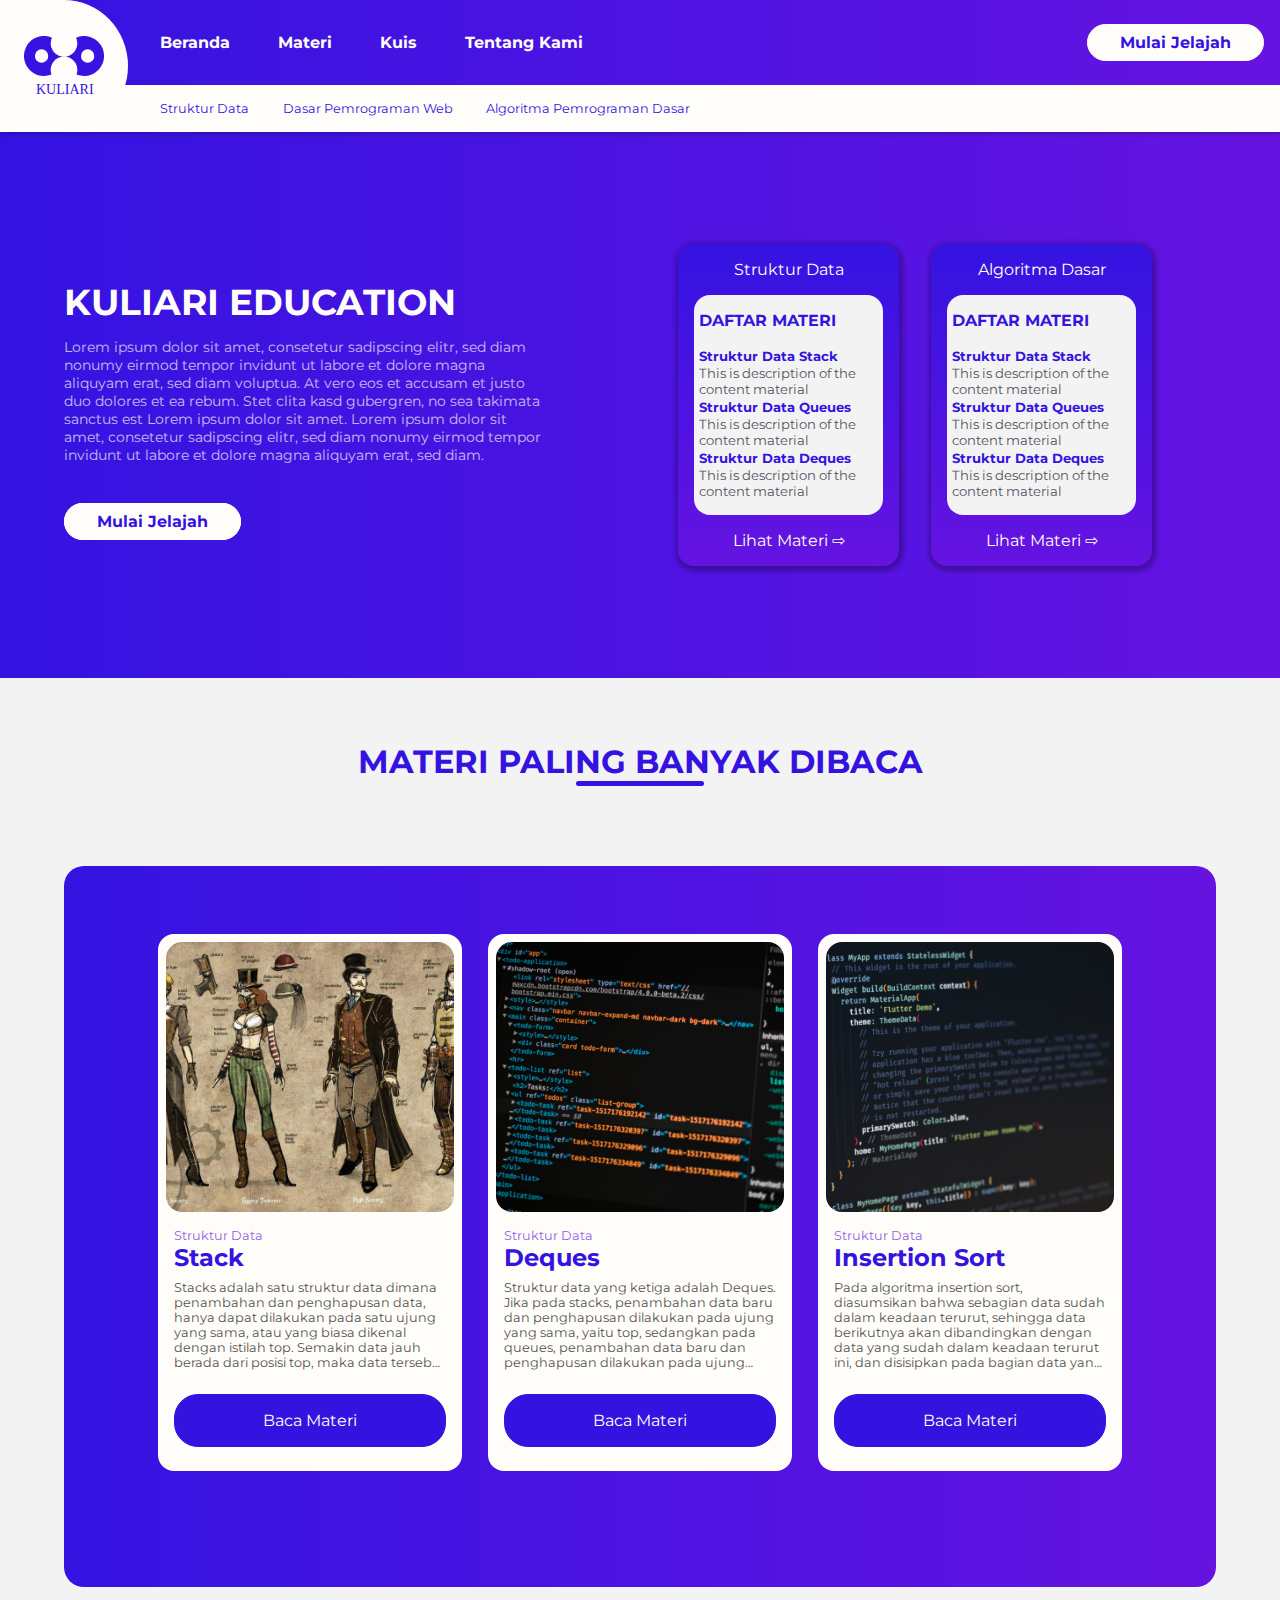
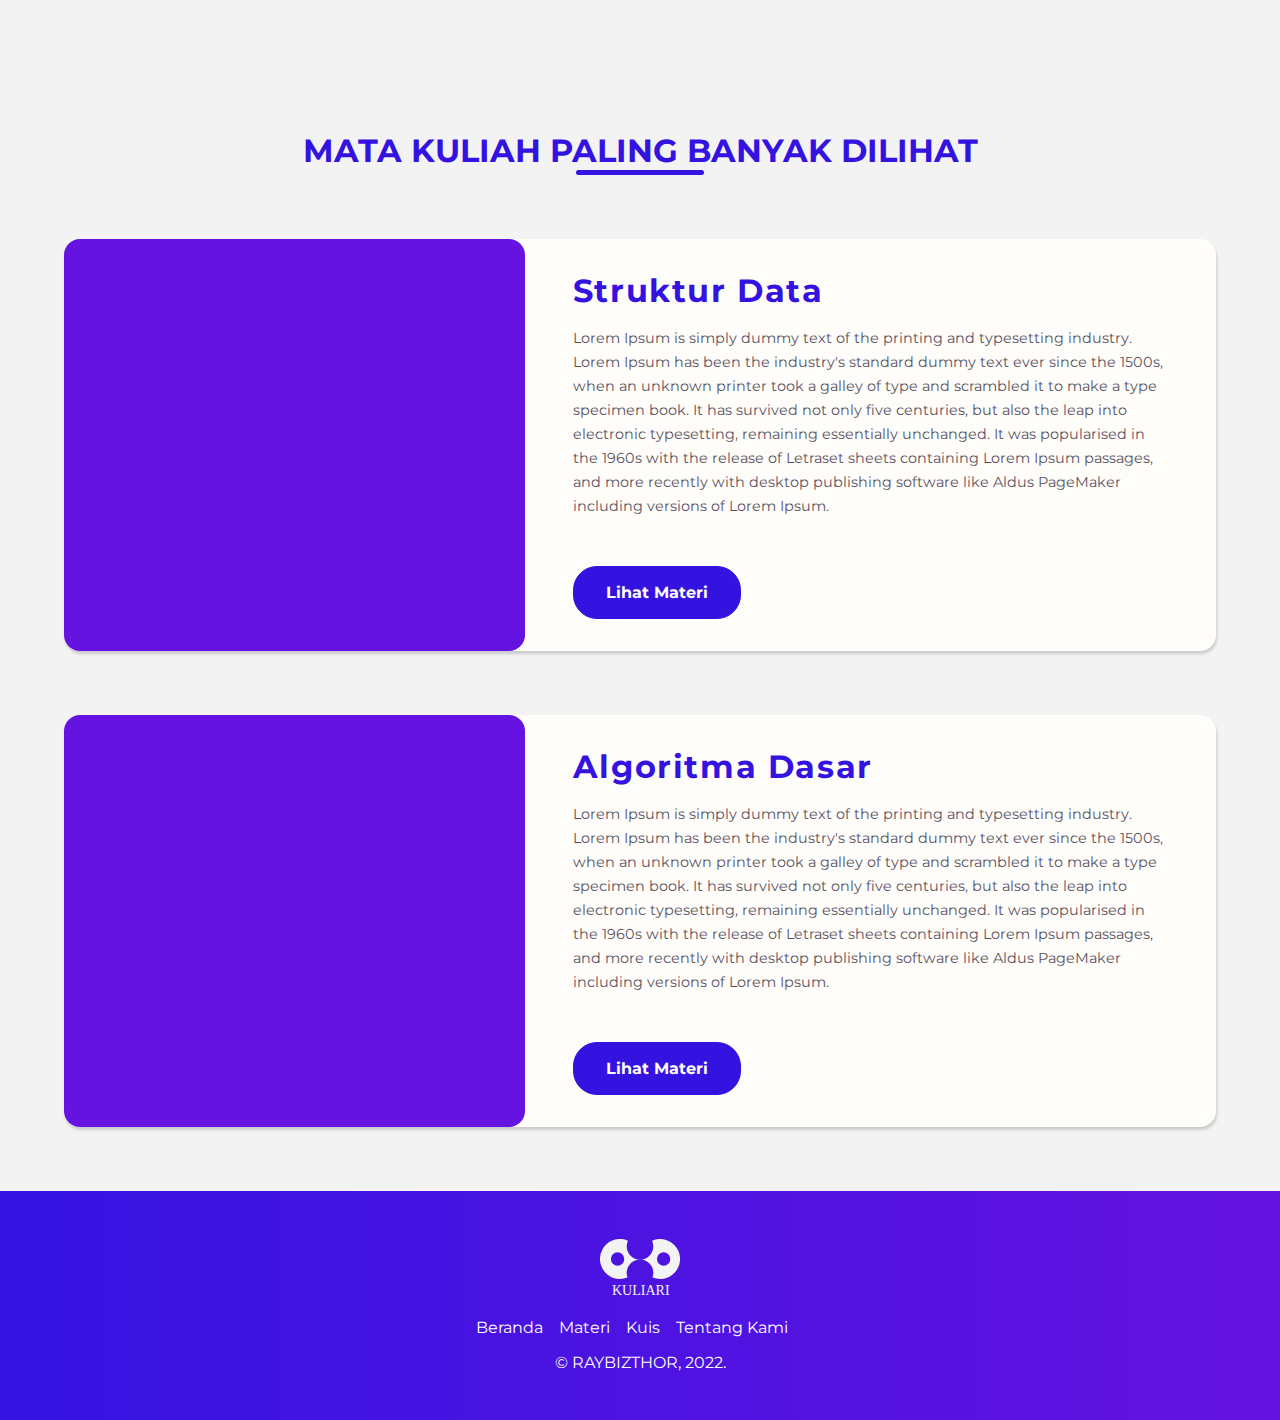
<file: app/index.html>
<!DOCTYPE html>
<html lang="en">

<head>
    <meta charset="UTF-8">
    <meta http-equiv="X-UA-Compatible" content="IE=edge">
    <meta name="viewport" content="width=device-width, initial-scale=1.0">

    <link rel="icon" href="../assets/images/logo-round.ico" type="image/x-icon">
    <link rel="stylesheet" href="../assets/style/base.css">
    <link rel="stylesheet" href="../assets/style/index.css">

    <title>Halaman Beranda</title>
</head>

<body>
    <div id="onload-page">
        <img src="../assets/images/logo-round.svg" alt="Logo">
    </div>
    <!-- ===================== CONTAINER ===================== -->
    <div id="container" class="container light-mode text-montserrat">

        <!-- ===================== HEADER ===================== -->
        <section id="header"></section>
        <!-- ===================== END HEADER ===================== -->

        <!-- ===================== CONTENT ===================== -->
        <section id="content">


            <!-- ===================== CONTENT HEADLINE ===================== -->
            <div class="content-headline bg-gradient-color">

                <!-- ===================== KULIARI DESCRIPTION ===================== -->
                <div class="content-description">
                    <div class="headline-title text-light-color text-bold">KULIARI EDUCATION</div>
                    <p class="headline-description text-light-color opacity70">
                        Lorem ipsum dolor sit amet, consetetur sadipscing elitr, sed diam nonumy eirmod tempor invidunt
                        ut labore et dolore magna aliquyam erat, sed diam voluptua.
                        At vero eos et accusam et justo duo dolores et ea rebum. Stet clita kasd gubergren, no sea
                        takimata sanctus est Lorem ipsum dolor sit amet.
                        Lorem ipsum dolor sit amet, consetetur sadipscing elitr, sed diam nonumy eirmod tempor invidunt
                        ut labore et dolore magna aliquyam erat, sed diam.
                    </p>
                    <div class="headline-button">
                        <a href="mata-kuliah.html?menu=materi" class="button-light-bg text-nodecoration text-bold">Mulai
                            Jelajah</a>
                    </div>
                </div>
                <!-- ===================== END KULIARI DESCRIPTION ===================== -->



                <!-- ===================== MATERIAL RECOMMENDATION ===================== -->
                <div class="content-material-container">
                    <div class="content-material">

                        <div class="card-recommendation">
                            <span class="card-recommendation-heading" align="center">Struktur Data</span>
                            <div class="card-recommendation-content">
                                <div class="card-recommendation-title text-primary-color text-bold">DAFTAR MATERI</div>
                                <ul class="no-bullet">
                                    <li>
                                        <span class="card-recommendation-content-title">Struktur Data Stack</span>
                                        <p class="card-recommendation-description">This is description of the content
                                            material</p>
                                    </li>
                                    <li>
                                        <span class="card-recommendation-content-title">Struktur Data Queues</span>
                                        <p class="card-recommendation-description">This is description of the content
                                            material</p>
                                    </li>
                                    <li>
                                        <span class="card-recommendation-content-title">Struktur Data Deques</span>
                                        <p class="card-recommendation-description">This is description of the content
                                            material</p>
                                    </li>
                                </ul>
                            </div>
                            <a class="direct-material display-inline-block text-light-color"
                                href="materi.html?menu=materi&mata-kuliah=struktur-data" align="center">Lihat Materi
                                &#x21E8;</a>
                        </div>



                        <div class="card-recommendation">
                            <span class="card-recommendation-heading" align="center">Algoritma Dasar</span>
                            <div class="card-recommendation-content">
                                <div class="card-recommendation-title text-primary-color text-bold">DAFTAR MATERI</div>
                                <ul class="no-bullet">
                                    <li>
                                        <span class="card-recommendation-content-title">Struktur Data Stack</span>
                                        <p class="card-recommendation-description">This is description of the content
                                            material</p>
                                    </li>
                                    <li>
                                        <span class="card-recommendation-content-title">Struktur Data Queues</span>
                                        <p class="card-recommendation-description">This is description of the content
                                            material</p>
                                    </li>
                                    <li>
                                        <span class="card-recommendation-content-title">Struktur Data Deques</span>
                                        <p class="card-recommendation-description">This is description of the content
                                            material</p>
                                    </li>
                                </ul>
                            </div>
                            <a class="direct-material display-inline-block text-light-color"
                                href="materi.html?menu=materi&mata-kuliah=algoritma-dasar" align="center">Lihat Materi
                                &#x21E8;</a>
                        </div>


                    </div>
                </div>
                <!-- ===================== END MATERIAL RECOMMENDATION ===================== -->

            </div>
            <!-- ===================== END CONTENT HEADLINE ===================== -->



            <!-- ===================== DAFTAR MATERI PALING BANYAK DIBACA ===================== -->
            <div class="list-material mb-4">
                <span class="title-info title-info-primary mt-4" align="center">MATERI PALING BANYAK DIBACA</span>

                <div class="content-container">
                    <div class="content-material corner-round bg-gradient-color">
                        <div id="list-materi" class="content-list-material">

                            <div class="card-material">
                                <div class="container-card-material">
                                    <div class="card-material-cover">
                                        <div class="card-material-image"
                                            style="background:url('../assets/images/materi/struktur-data_struktur-data-stack_cover.jpg') no-repeat center;background-size:cover;">
                                        </div>
                                    </div>

                                    <div class="card-material-info">
                                        <span class="card-material-subject">Struktur Data</span>
                                        <span class="card-material-title">Stack</span>
                                        <p class="card-material-description">Stacks adalah satu struktur data dimana
                                            penambahan dan penghapusan data, hanya dapat dilakukan pada satu ujung yang
                                            sama, atau yang biasa dikenal dengan istilah top. Semakin data jauh berada
                                            dari posisi top, maka data tersebut diindikasikan berada di stack lebih lama
                                            dibandingkan dengan data yang berada dekat pada data di posisi top.
                                        </p>
                                        <a href="baca-materi.html?menu=materi&amp;mata-kuliah=struktur-data&amp;materi=0"
                                            class="card-material-button display-inline-block text-nodecoration">
                                            <div class="button-primary-bg">Baca Materi</div>
                                        </a>
                                    </div>
                                </div>
                            </div>

                            <div class="card-material">
                                <div class="container-card-material">
                                    <div class="card-material-cover">
                                        <div class="card-material-image"
                                            style="background:url('../assets/images/materi/struktur-data_struktur-data-deques_cover.jpg') no-repeat center;background-size:cover;">
                                        </div>
                                    </div>

                                    <div class="card-material-info">
                                        <span class="card-material-subject">Struktur Data</span>
                                        <span class="card-material-title">Deques</span>
                                        <p class="card-material-description">Struktur data yang ketiga adalah Deques.
                                            Jika pada stacks, penambahan data baru dan penghapusan dilakukan pada ujung
                                            yang sama, yaitu top, sedangkan pada queues, penambahan data baru dan
                                            penghapusan dilakukan pada ujung yang berbeda, yaitu rear(penambahan data)
                                            dan front(penghapusan data).
                                        </p>
                                        <a href="baca-materi.html?menu=materi&amp;mata-kuliah=struktur-data&amp;materi=2"
                                            class="card-material-button display-inline-block text-nodecoration">
                                            <div class="button-primary-bg">Baca Materi</div>
                                        </a>
                                    </div>
                                </div>
                            </div>


                            <div class="card-material">
                                <div class="container-card-material">
                                    <div class="card-material-cover">
                                        <div class="card-material-image"
                                            style="background:url('../assets/images/materi/struktur-data_struktur-data-insertionsort_cover.jpg') no-repeat center;background-size:cover;">
                                        </div>
                                    </div>

                                    <div class="card-material-info">
                                        <span class="card-material-subject">Struktur Data</span>
                                        <span class="card-material-title">Insertion Sort</span>
                                        <p class="card-material-description">Pada algoritma insertion sort, diasumsikan
                                            bahwa sebagian data sudah dalam keadaan terurut, sehingga data berikutnya
                                            akan dibandingkan dengan data yang sudah dalam keadaan terurut ini, dan
                                            disisipkan pada bagian data yang sudah terurut tersebut. Dengan konsep
                                            seperti ini, posisi sebelah kiri dari list data, selalu dalam keadaan
                                            terurut.
                                        </p>
                                        <a href="baca-materi.html?menu=materi&amp;mata-kuliah=struktur-data&amp;materi=6"
                                            class="card-material-button display-inline-block text-nodecoration">
                                            <div class="button-primary-bg">Baca Materi</div>
                                        </a>
                                    </div>
                                </div>
                            </div>

                        </div>
                    </div>
                </div>

            </div>
            <!-- ===================== END DAFTAR MATERI PALING BANYAK DIBACA ===================== -->


            <!-- ===================== DAFTAR MATA KULIAH PALING BANYAK DILIHAT ===================== -->
            <div class="list-subject">
                <span class="title-info title-info-primary mt-4 mb-4" align="center">MATA KULIAH PALING BANYAK
                    DILIHAT</span>
                <div id="list-matkul" class="content-list-subject">


                    <div class="card-horizontal">
                        <div class="card-horizontal-container">
                            <div class="card-horizontal-cover">
                                <div id="card-image" class="card-horizontal-image bg-accent-color"></div>
                            </div>

                            <div class="card-horizontal-info">
                                <span class="card-horizontal-title">
                                    Card Title
                                </span>
                                <p class="card-horizontal-description opacity70">
                                    Description
                                </p>
                                <a href="materi.html?menu=materi&mata-kuliah=struktur-data"
                                    class="text-nodecoration text-bold">
                                    <span class="button-primary-bg display-inline-block"> Lihat Materi</span>
                                </a>
                            </div>
                        </div>
                    </div>

                </div>
            </div>
            <!-- ===================== END DAFTAR MATA KULIAH PALING BANYAK DILIHAT ===================== -->


        </section>
        <!-- ===================== END CONTENT ===================== -->


        <!-- ===================== FOOTER ===================== -->
        <div id="footer"></div>
        <!-- ===================== END FOOTER ===================== -->


        <script type="text/javascript" src="../assets/script/materi.js"></script>
        <script type="text/javascript" src="../assets/script/script.js"></script>
        <script type="text/javascript" src="../assets/script/loadMaterial.js"></script>

    </div>
    <!-- ===================== END CONTAINER ===================== -->

</body>

</html>
</file>
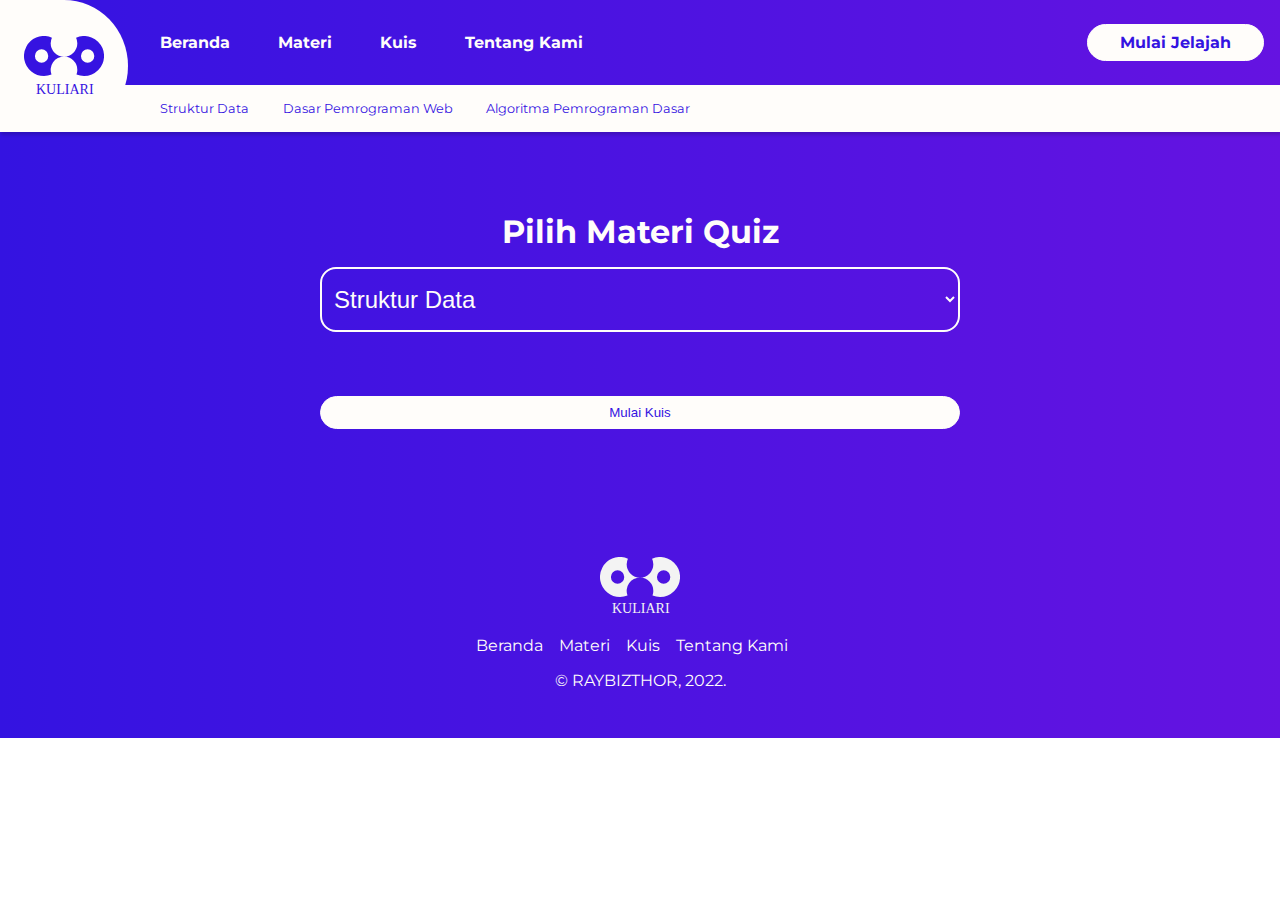
<file: app/kuis.html>
<!DOCTYPE html>
<html lang="en">

<head>
    <meta charset="UTF-8">
    <meta http-equiv="X-UA-Compatible" content="IE=edge">
    <meta name="viewport" content="width=device-width, initial-scale=1.0">

    <link rel="icon" href="../assets/images/logo-round.ico" type="image/x-icon">
    <link rel="stylesheet" href="../assets/style/base.css">

    <title>Halaman Kuis</title>
</head>

<body>
    <div id="onload-page">
        <img src="../assets/images/logo-round.svg" alt="Logo">
    </div>
    <!-- ===================== CONTAINER ===================== -->
    <div id="container" class="container light-mode text-montserrat">

        <!-- ===================== HEADER ===================== -->
        <section id="header"></section>
        <!-- ===================== END HEADER ===================== -->



        <!-- ===================== CONTENT ===================== -->
        <section id="content">

            <!-- ===================== KUIS CONTENT BACKGROUND ===================== -->
            <div class="bg-gradient-color-50">


                <!-- ===================== CARD KUIS ===================== -->
                <div class="kuis-card-container">

                    <!-- ===================== PILIH MATERI QUIZ ===================== -->
                    <div class="choose-subject bg-gradient-color">
                        <div class="choose-subject-container">
                            <h1 class="text-light-color">Pilih Materi Quiz</h1>
                            <select name="mata-kuliah" id="mata-kuliah">
                                <option class="text-primary-color" value="struktur-data">Struktur Data</option>
                                <option class="text-primary-color" value="algoritma-dasar">Algoritma Dasar</option>
                            </select>
                            <button id="mulai-kuis" class="button-light-bg mt-4">Mulai Kuis</button>
                        </div>
                    </div>
                    <!-- ===================== END PILIH MATERI QUIZ ===================== -->


                    <!-- ===================== MULAI QUIZ ===================== -->
                    <div id="kuis-mulai-jawab" class="kuis-card hidden">
                        <div class="container">
                            <div id="question" class="text-primary-color kuis-question">Question</div>

                            <div class="answer-lists" id="quiz">
                                <ul class="no-bullet quiz-section">
                                    <label for="a">
                                        <li class="quiz-answer">
                                            <input type="radio" name="answer" id="a" class="answer" />
                                            <span id="a_text">Answer...</span>
                                        </li>
                                    </label>
                                    <label for="b">
                                        <li class="quiz-answer">
                                            <input type="radio" name="answer" id="b" class="answer" />
                                            <span id="b_text">Answer...</span>
                                        </li>
                                    </label>
                                    <label for="c">
                                        <li class="quiz-answer">
                                            <input type="radio" name="answer" id="c" class="answer" />
                                            <span id="c_text">Answer...</span>
                                        </li>
                                    </label>
                                    <label for="d">
                                        <li class="quiz-answer">
                                            <input type="radio" name="answer" id="d" class="answer" />
                                            <span id="d_text">Answer...</span>
                                        </li>
                                    </label>
                                </ul>
                                <br>
                            </div>

                            <div class="input">
                                <button id="submit" class="button-primary-bg">Selanjutnya</button>
                            </div>
                        </div>
                    </div>
                    <!-- ===================== END MULAI QUIZ ===================== -->

                </div>
                <!-- ===================== END CARD KUIS ===================== -->

            </div>
            <!-- ===================== END KUIS CONTENT BACKGROUND ===================== -->


        </section>
        <!-- ===================== END CONTENT ===================== -->




        <!-- ===================== FOOTER ===================== -->
        <section id="footer"></section>
        <!-- ===================== END FOOTER ===================== -->

        <script type="text/javascript" src="../assets/script/script.js"></script>
        <script type="text/javascript" src="../assets/script/kuis.js"></script>

    </div>
    <!-- ===================== END CONTAINER ===================== -->

</body>

</html>
</file>
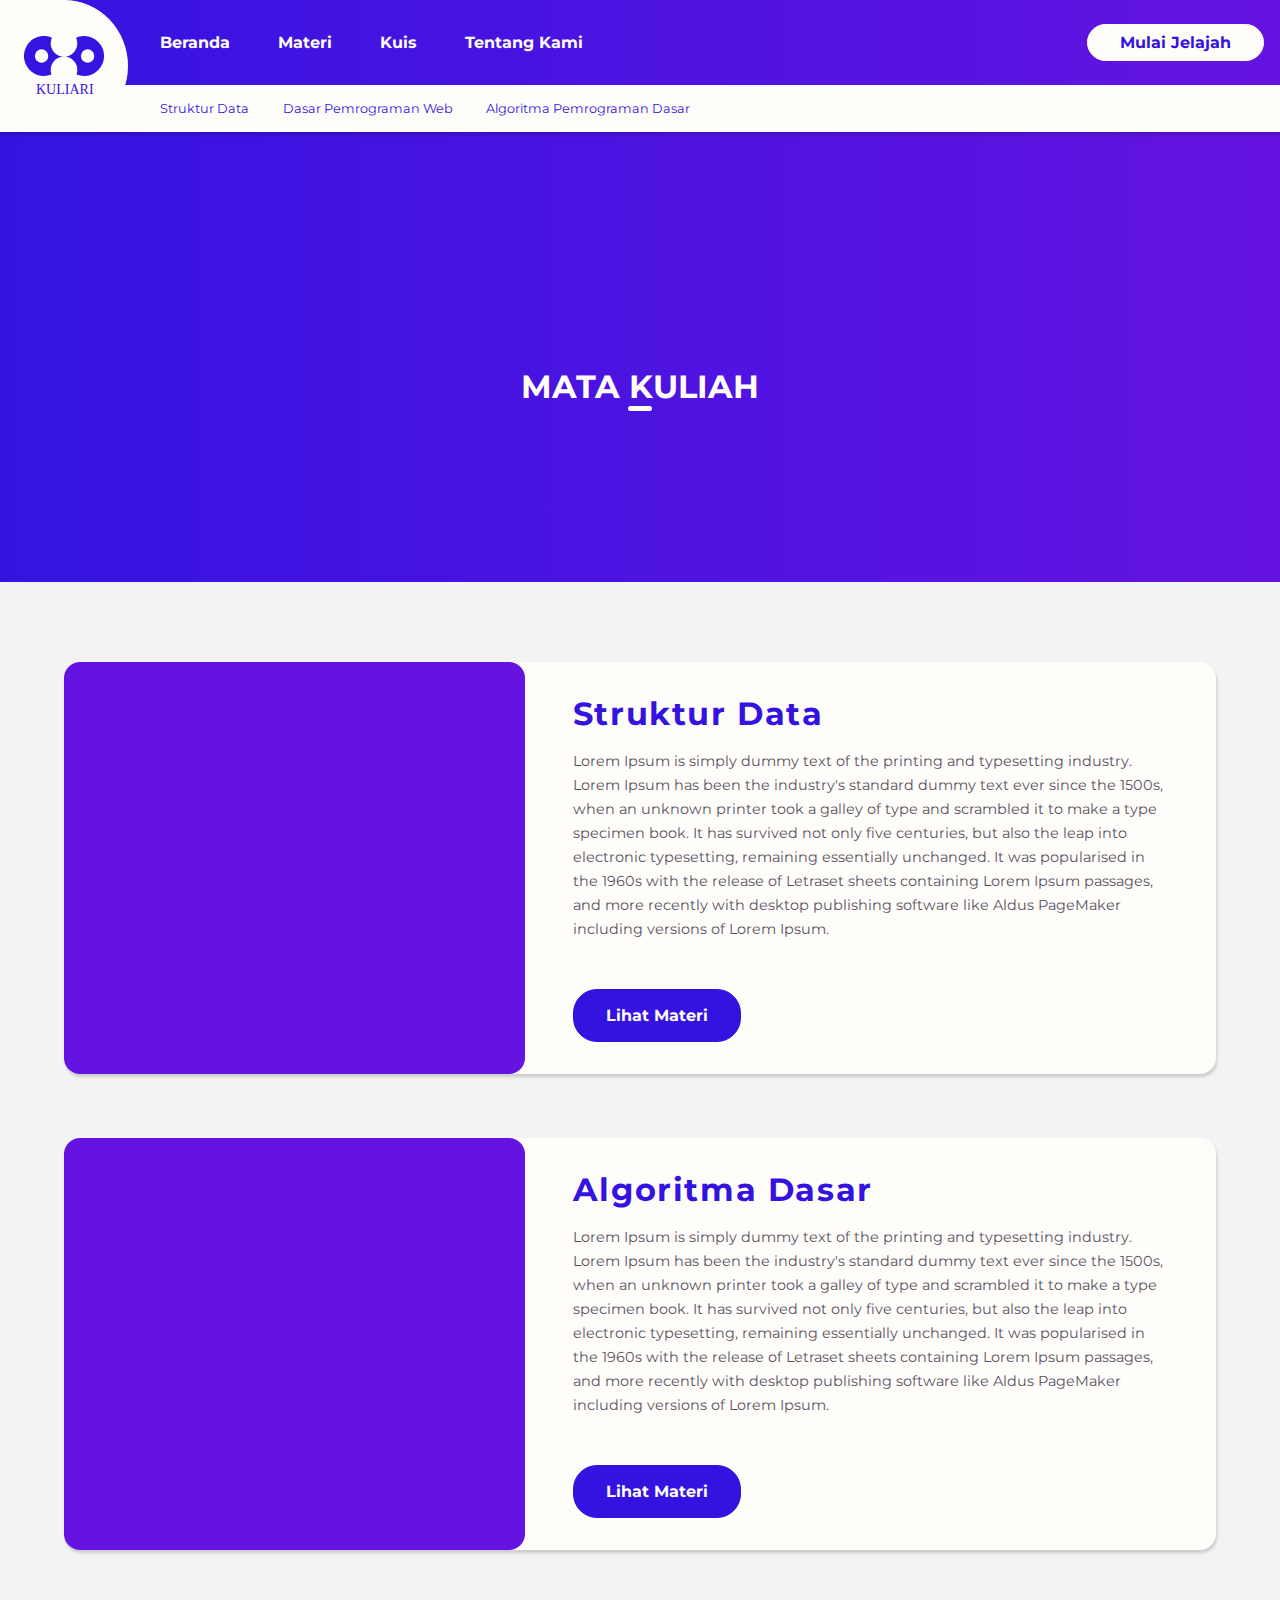
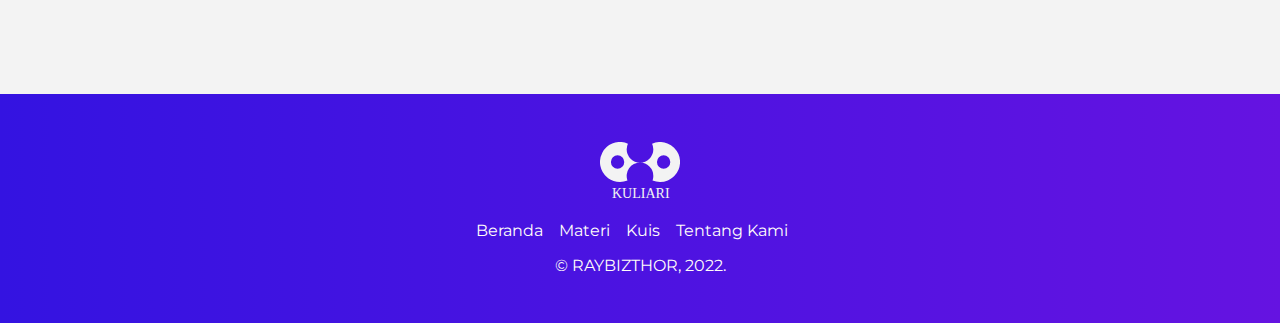
<file: app/mata-kuliah.html>
<!DOCTYPE html>
<html lang="en">

<head>
    <meta charset="UTF-8">
    <meta http-equiv="X-UA-Compatible" content="IE=edge">
    <meta name="viewport" content="width=device-width, initial-scale=1.0">


    <link rel="icon" href="../assets/images/logo-round.ico" type="image/x-icon">
    <link rel="stylesheet" href="../assets/style/base.css">

    <title>Halaman Materi</title>
</head>

<body>
    <div id="onload-page">
        <img src="../assets/images/logo-round.svg" alt="Logo">
    </div>
    <!-- ===================== CONTAINER ===================== -->
    <div id="container" class="container light-mode text-montserrat">

        <!-- ===================== HEADER ===================== -->
        <section id="header"></section>
        <!-- ===================== END HEADER ===================== -->



        <!-- ===================== CONTENT ===================== -->
        <section id="content">

            <!-- ===================== HEADLINE TITLE ===================== -->
            <div class="content-headline center-element">
                <span class="title-info title-info-light mt-4" align="center">MATA KULIAH</span>
            </div>
            <!-- ===================== END HEADLINE TITLE ===================== -->


            <!-- ===================== LIST MATA KULIAH ===================== -->
            <div class="content-container">

                <div id="list-matkul" class="content-list-subject">
                    <span class="title-info"></span>
                    <div class="card-horizontal">
                        <div class="card-horizontal-container">

                            <div class="card-horizontal-cover">
                                <div id="card-image" class="card-horizontal-image bg-accent-color"></div>
                            </div>

                            <div class="card-horizontal-info">
                                <span class="card-horizontal-title">
                                    Struktur Data
                                </span>
                                <p class="card-horizontal-description opacity70">
                                    Lorem Ipsum is simply dummy text of the printing and typesetting industry. Lorem
                                    Ipsum
                                    has been the industry's standard dummy text ever since the 1500s, when an unknown
                                    printer took a galley of type and scrambled it to make a type specimen book. It has
                                    survived not only five centuries, but also the leap into electronic typesetting,
                                    remaining essentially unchanged. It was popularised in the 1960s with the release of
                                    Letraset sheets containing Lorem Ipsum passages, and more recently with desktop
                                    publishing software like Aldus PageMaker including versions of Lorem Ipsum.
                                </p>
                                <a href="materi.html?menu=materi&mata-kuliah=struktur-data"
                                    class="text-nodecoration text-bold">
                                    <span class="button-primary-bg display-inline-block"> Lihat Materi</span>

                                </a>
                            </div>

                        </div>
                    </div>


                </div>
            </div>
            <!-- ===================== END LIST MATA KULIAH ===================== -->

        </section>
        <!-- ===================== END CONTENT ===================== -->




        <!-- ===================== FOOTER ===================== -->
        <section id="footer"></section>
        <!-- ===================== END FOOTER ===================== -->

        <script type="text/javascript" src="../assets/script/materi.js"></script>
        <script type="text/javascript" src="../assets/script/script.js"></script>
        <script type="text/javascript" src="../assets/script/loadMaterial.js"></script>

    </div>
    <!-- ===================== END CONTAINER ===================== -->

</body>

</html>
</file>
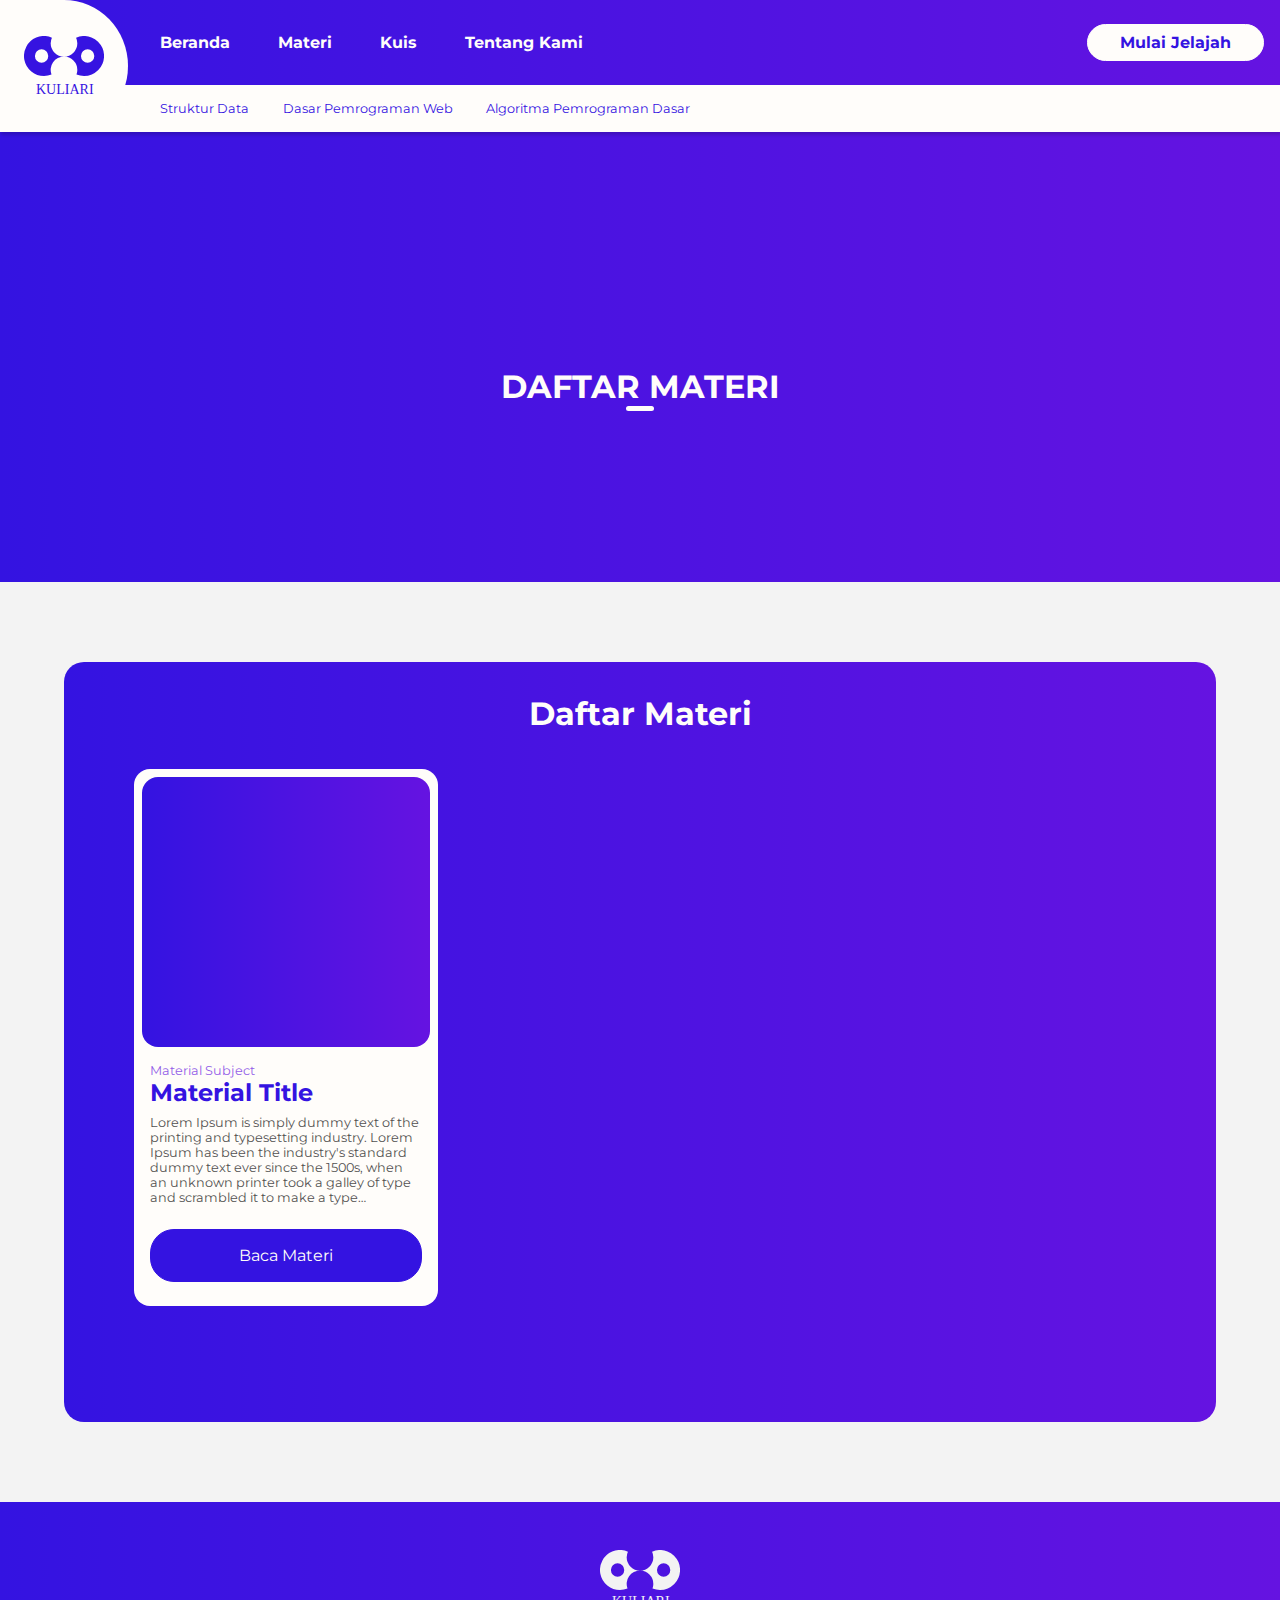
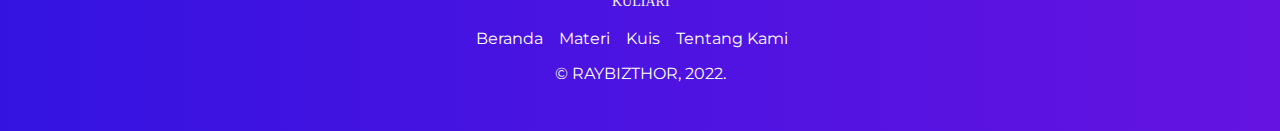
<file: app/materi.html>
<!DOCTYPE html>
<html lang="en">

<head>
    <meta charset="UTF-8">
    <meta http-equiv="X-UA-Compatible" content="IE=edge">
    <meta name="viewport" content="width=device-width, initial-scale=1.0">


    <link rel="icon" href="../assets/images/logo-round.ico" type="image/x-icon">
    <link rel="stylesheet" href="../assets/style/base.css">

    <title>Halaman Materi</title>
</head>

<body>
    <div id="onload-page">
        <img src="../assets/images/logo-round.svg" alt="Logo">
    </div>
    <!-- ===================== CONTAINER ===================== -->
    <div id="container" class="container light-mode text-montserrat">

        <!-- ===================== HEADER ===================== -->
        <div id="header"></div>
        <!-- ===================== END HEADER ===================== -->



        <!-- ===================== CONTENT ===================== -->
        <div id="content">

            <!-- ===================== HEADLINE TITLE ===================== -->
            <div class="content-headline center-element">
                <span id="subject-title" class="title-info title-info-light mt-4" align="center">DAFTAR MATERI</span>
            </div>
            <!-- ===================== END HEADLINE TITLE ===================== -->



            <!-- ===================== LIST MATERI ===================== -->
            <div class="content-container">
                <div class="content-material corner-round bg-gradient-color">
                    <h1 align="center" class="content-material-tag-title text-light-color">Daftar Materi</h1>
                    <div id="list-materi" class="content-list-material">
                        <div class="card-material">
                            <div class="container-card-material">
                                <div class="card-material-cover">
                                    <div class="card-material-image"></div>
                                </div>
                                <div class="card-material-info">
                                    <span class="card-material-subject">Material Subject</span>
                                    <span class="card-material-title">Material Title</span>
                                    <p class="card-material-description">
                                        Lorem Ipsum is simply dummy text of the printing and typesetting industry. Lorem
                                        Ipsum has been the industry's standard dummy text ever since the 1500s, when an
                                        unknown printer took a galley of type and scrambled it to make a type specimen
                                        book.
                                    </p>
                                    <a href="baca-materi.html?menu=materi&mata-kuliah=struktur-data&materi=struktur-data-stack"
                                        class="card-material-button display-inline-block text-nodecoration">
                                        <div class="button-primary-bg">Baca Materi</div>
                                    </a>
                                </div>

                            </div>
                        </div>
                    </div>
                </div>
            </div>
            <!-- ===================== END LIST MATERI ===================== -->



        </div>
        <!-- ===================== END CONTENT ===================== -->




        <!-- ===================== FOOTER ===================== -->
        <div id="footer"></div>
        <!-- ===================== END FOOTER ===================== -->
        <script type="text/javascript" src="../assets/script/materi.js"></script>
        <script type="text/javascript" src="../assets/script/script.js"></script>
        <script type="text/javascript" src="../assets/script/loadMaterial.js"></script>


    </div>
    <!-- ===================== END CONTAINER ===================== -->

</body>

</html>
</file>
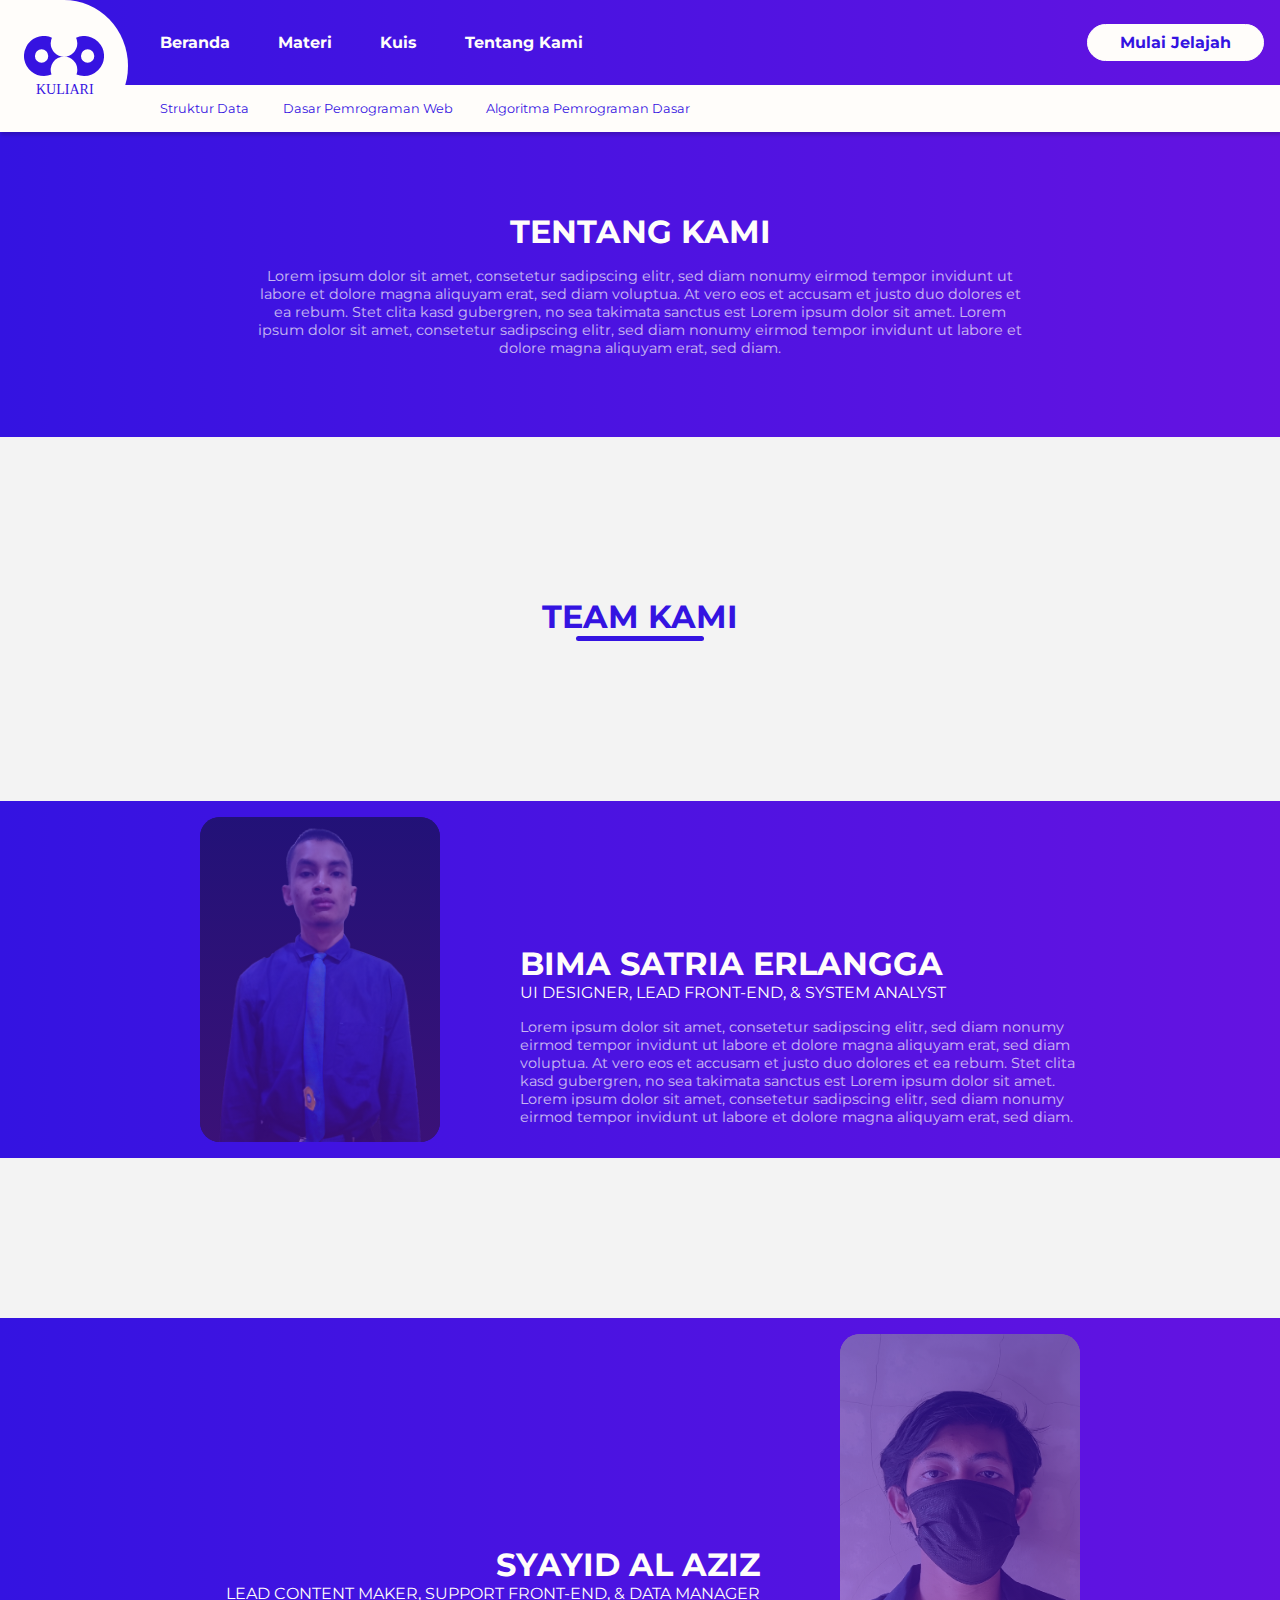
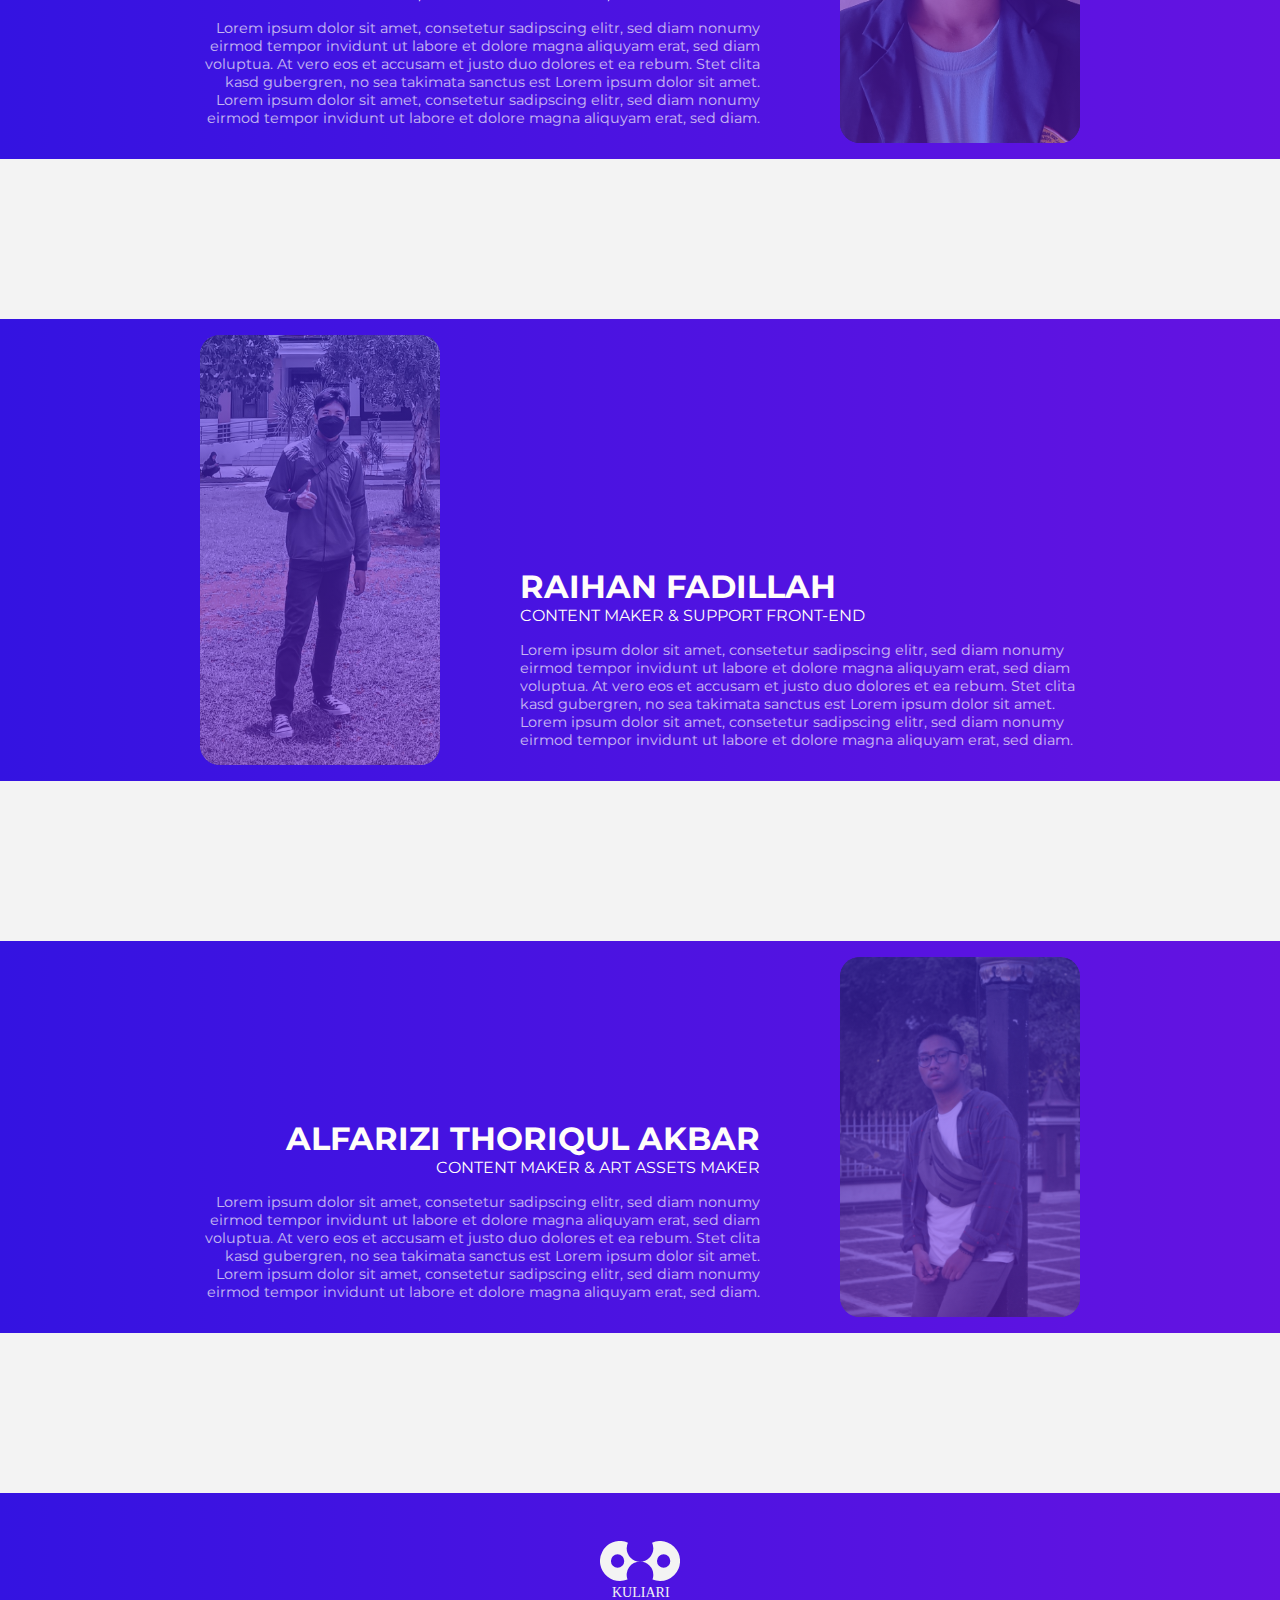
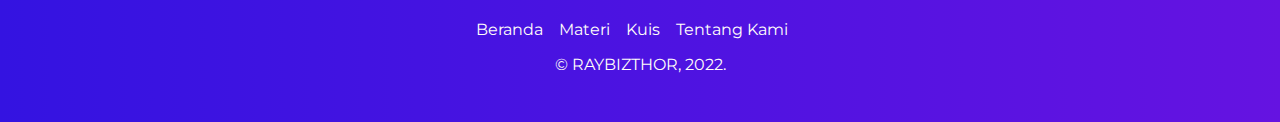
<file: app/tentang-kami.html>
<!DOCTYPE html>
<html lang="en">

<head>
    <meta charset="UTF-8">
    <meta http-equiv="X-UA-Compatible" content="IE=edge">
    <meta name="viewport" content="width=device-width, initial-scale=1.0">

    <link rel="icon" href="../assets/images/logo-round.ico" type="image/x-icon">
    <link rel="stylesheet" href="../assets/style/base.css">

    <title>Halaman Tentang Kami</title>
</head>

<body>
    <div id="onload-page">
        <img src="../assets/images/logo-round.svg" alt="Logo">
    </div>
    <!-- ===================== CONTAINER ===================== -->
    <div id="container" class="container light-mode text-montserrat">

        <!-- ===================== HEADER ===================== -->
        <div id="header"></div>
        <!-- ===================== END HEADER ===================== -->



        <!-- ===================== CONTENT ===================== -->
        <div id="content">

        	<!-- ===================== HEADLINE DESKRIPSI ===================== -->
            <div class="app-description text-light-color bg-gradient-color">
                <div class="app-title text-bold">
                    TENTANG KAMI
                </div>
                <div class="app-detailed-description opacity70">
                    Lorem ipsum dolor sit amet, consetetur sadipscing elitr, sed diam nonumy eirmod tempor
                    invidunt
                    ut labore et dolore magna aliquyam erat, sed diam voluptua.
                    At vero eos et accusam et justo duo dolores et ea rebum. Stet clita kasd gubergren, no sea
                    takimata sanctus est Lorem ipsum dolor sit amet.
                    Lorem ipsum dolor sit amet, consetetur sadipscing elitr, sed diam nonumy eirmod tempor
                    invidunt
                    ut labore et dolore magna aliquyam erat, sed diam.
                </div>
            </div>
        	<!-- ===================== END HEADLINE DESKRIPSI ===================== -->


        	<!-- ===================== PROFIL TIM ===================== -->
            <div class="profile-list">

                <span class="title-info title-info-primary" align="center">TEAM KAMI</span>

                <div class="profile-info profile-info-right bg-gradient-color">
                    <div class="profile-image">
                        <img class="corner-round" src="../assets/images/bima-profile.jpg" alt="Foto Bima">
                    </div>

                    <div class="profile-description">
                        <span class="profile-name text-light-color text-bold">BIMA SATRIA ERLANGGA</span>
                        <span class="profile-role text-light-color">UI DESIGNER, LEAD FRONT-END, & SYSTEM ANALYST</span>
                        <p class="profile-detailed-description text-light-color opacity70">
                            <!-- Sebagai UI Designer wajib untuk mengetahui dasar tentang dunia perdesainan dan pengalaman pengguna, tugas .  -->
                            Lorem ipsum dolor sit amet, consetetur sadipscing elitr, sed diam nonumy eirmod tempor
                            invidunt
                            ut labore et dolore magna aliquyam erat, sed diam voluptua.
                            At vero eos et accusam et justo duo dolores et ea rebum. Stet clita kasd gubergren, no sea
                            takimata sanctus est Lorem ipsum dolor sit amet.
                            Lorem ipsum dolor sit amet, consetetur sadipscing elitr, sed diam nonumy eirmod tempor
                            invidunt
                            ut labore et dolore magna aliquyam erat, sed diam.
                        </p>
                    </div>
                </div>

                <div class="profile-info profile-info-left bg-gradient-color">
                    <div class="profile-image">
                        <img class="corner-round" src="../assets/images/aziz-profile.jpg" alt="Foto Bima">
                    </div>

                    <div class="profile-description">
                        <span class="profile-name text-light-color text-bold">SYAYID AL AZIZ</span>
                        <span class="profile-role text-light-color">LEAD CONTENT MAKER, SUPPORT FRONT-END, & DATA
                            MANAGER</span>
                        <p class="profile-detailed-description text-light-color opacity70">
                            Lorem ipsum dolor sit amet, consetetur sadipscing elitr, sed diam nonumy eirmod tempor
                            invidunt
                            ut labore et dolore magna aliquyam erat, sed diam voluptua.
                            At vero eos et accusam et justo duo dolores et ea rebum. Stet clita kasd gubergren, no sea
                            takimata sanctus est Lorem ipsum dolor sit amet.
                            Lorem ipsum dolor sit amet, consetetur sadipscing elitr, sed diam nonumy eirmod tempor
                            invidunt
                            ut labore et dolore magna aliquyam erat, sed diam.
                        </p>
                    </div>
                </div>


                <div class="profile-info profile-info-right bg-gradient-color">
                    <div class="profile-image">
                        <img class="corner-round" src="../assets/images/raihan-profile.jpeg" alt="Foto Bima">
                    </div>

                    <div class="profile-description">
                        <span class="profile-name text-light-color text-bold">RAIHAN FADILLAH</span>
                        <span class="profile-role text-light-color">CONTENT MAKER & SUPPORT FRONT-END</span>
                        <p class="profile-detailed-description text-light-color opacity70">
                            Lorem ipsum dolor sit amet, consetetur sadipscing elitr, sed diam nonumy eirmod tempor
                            invidunt
                            ut labore et dolore magna aliquyam erat, sed diam voluptua.
                            At vero eos et accusam et justo duo dolores et ea rebum. Stet clita kasd gubergren, no sea
                            takimata sanctus est Lorem ipsum dolor sit amet.
                            Lorem ipsum dolor sit amet, consetetur sadipscing elitr, sed diam nonumy eirmod tempor
                            invidunt
                            ut labore et dolore magna aliquyam erat, sed diam.
                        </p>
                    </div>
                </div>

                <div class="profile-info profile-info-left bg-gradient-color">
                    <div class="profile-image">
                        <img class="corner-round" src="../assets/images/thoriq-profile.jpg" alt="Foto Bima">
                    </div>

                    <div class="profile-description">
                        <span class="profile-name text-light-color text-bold">ALFARIZI THORIQUL AKBAR</span>
                        <span class="profile-role text-light-color">CONTENT MAKER & ART ASSETS MAKER</span>
                        <p class="profile-detailed-description text-light-color opacity70">
                            Lorem ipsum dolor sit amet, consetetur sadipscing elitr, sed diam nonumy eirmod tempor
                            invidunt
                            ut labore et dolore magna aliquyam erat, sed diam voluptua.
                            At vero eos et accusam et justo duo dolores et ea rebum. Stet clita kasd gubergren, no sea
                            takimata sanctus est Lorem ipsum dolor sit amet.
                            Lorem ipsum dolor sit amet, consetetur sadipscing elitr, sed diam nonumy eirmod tempor
                            invidunt
                            ut labore et dolore magna aliquyam erat, sed diam.
                        </p>
                    </div>
                </div>

            </div>
        	<!-- ===================== END PROFIL TIM ===================== -->


        </div>
        <!-- ===================== END CONTENT ===================== -->




        <!-- ===================== FOOTER ===================== -->
        <div id="footer"></div>
        <!-- ===================== END FOOTER ===================== -->

        <script type="text/javascript" src="../assets/script/script.js"></script>

    </div>
    <!-- ===================== END CONTAINER ===================== -->

</body>

</html>
</file>
<file: assets/style/base.css>
/* ============================== End Font Import ============================== */
/* m-plus-1-code-regular - latin */
@font-face {
    font-family: 'M PLUS 1 Code';
    font-style: normal;
    font-weight: 400;
    src: url('../fonts/m-plus-1-code-v6-latin-regular.woff2') format('woff2');
}

/* montserrat-100 - latin */
@font-face {
    font-family: 'Montserrat';
    font-style: normal;
    font-weight: 100;
    src: url('../fonts/montserrat-v24-latin-100.woff2') format('woff2');

}

/* montserrat-200 - latin */
@font-face {
    font-family: 'Montserrat';
    font-style: normal;
    font-weight: 200;
    src: url('../fonts/montserrat-v24-latin-200.woff2') format('woff2')
}

/* montserrat-300 - latin */
@font-face {
    font-family: 'Montserrat';
    font-style: normal;
    font-weight: 300;
    src: url('../fonts/montserrat-v24-latin-300.woff2') format('woff2')
}

/* montserrat-regular - latin */
@font-face {
    font-family: 'Montserrat';
    font-style: normal;
    font-weight: 400;
    src: url('../fonts/montserrat-v24-latin-regular.woff2') format('woff2')
}

/* montserrat-500 - latin */
@font-face {
    font-family: 'Montserrat';
    font-style: normal;
    font-weight: 500;
    src: url('../fonts/montserrat-v24-latin-500.woff2') format('woff2');
}

/* montserrat-600 - latin */
@font-face {
    font-family: 'Montserrat';
    font-style: normal;
    font-weight: 600;
    src: url('../fonts/montserrat-v24-latin-600.woff2') format('woff2')
}

/* montserrat-700 - latin */
@font-face {
    font-family: 'Montserrat';
    font-style: normal;
    font-weight: 700;
    src: url('../fonts/montserrat-v24-latin-700.woff2') format('woff2');

}

/* montserrat-800 - latin */
@font-face {
    font-family: 'Montserrat';
    font-style: normal;
    font-weight: 800;
    src: url('../fonts/montserrat-v24-latin-800.woff2') format('woff2');

}

/* montserrat-900 - latin */
@font-face {
    font-family: 'Montserrat';
    font-style: normal;
    font-weight: 900;
    src: url('../fonts/montserrat-v24-latin-900.woff2') format('woff2')
}

/* montserrat-100italic - latin */
@font-face {
    font-family: 'Montserrat';
    font-style: italic;
    font-weight: 100;
    src: url('../fonts/montserrat-v24-latin-100italic.woff2') format('woff2')
}

/* montserrat-200italic - latin */
@font-face {
    font-family: 'Montserrat';
    font-style: italic;
    font-weight: 200;
    src: url('../fonts/montserrat-v24-latin-200italic.woff2') format('woff2');

}

/* montserrat-300italic - latin */
@font-face {
    font-family: 'Montserrat';
    font-style: italic;
    font-weight: 300;
    src: url('../fonts/montserrat-v24-latin-300italic.woff2') format('woff2');

}

/* montserrat-italic - latin */
@font-face {
    font-family: 'Montserrat';
    font-style: italic;
    font-weight: 400;
    src: url('../fonts/montserrat-v24-latin-italic.woff2') format('woff2'),

}

/* montserrat-500italic - latin */
@font-face {
    font-family: 'Montserrat';
    font-style: italic;
    font-weight: 500;
    src: url('../fonts/montserrat-v24-latin-500italic.woff2') format('woff2');
}

/* montserrat-600italic - latin */
@font-face {
    font-family: 'Montserrat';
    font-style: italic;
    font-weight: 600;
    src: url('../fonts/montserrat-v24-latin-600italic.woff2') format('woff2');

}

/* montserrat-700italic - latin */
@font-face {
    font-family: 'Montserrat';
    font-style: italic;
    font-weight: 700;
    src: url('../fonts/montserrat-v24-latin-700italic.woff2') format('woff2');

}

/* montserrat-800italic - latin */
@font-face {
    font-family: 'Montserrat';
    font-style: italic;
    font-weight: 800;
    src: url('../fonts/montserrat-v24-latin-800italic.woff2') format('woff2');

}

/* montserrat-900italic - latin */
@font-face {
    font-family: 'Montserrat';
    font-style: italic;
    font-weight: 900;
    src: url('../fonts/montserrat-v24-latin-900italic.woff2') format('woff2');
    /* Super Modern Browsers */
}
/* ============================== End Font Import ============================== */



* {
    margin: 0;
    padding: 0;
}

.text-montserrat {
    font-family: 'Montserrat', BlinkMacSystemFont, 'Segoe UI', Roboto, Oxygen, Ubuntu, Cantarell, 'Open Sans', 'Helvetica Neue', sans-serif;
}



/* ============================== Scroll Styling ============================== */

/* width */
::-webkit-scrollbar {
    width: 0.8rem;
}

/* Track */
::-webkit-scrollbar-track {
    background: #f1f1f1;
    border-radius: 1rem;
}

/* Handle */
::-webkit-scrollbar-thumb {
    background: linear-gradient(to bottom, #3413E1, #6513E1);
    border-radius: 1rem;
    /* height: 0.5rem; */
    box-shadow: 1px 2px 5px 3px #0b021752;
}

::-webkit-resizer {
    height: 20px;
}

/* Handle on hover */
::-webkit-scrollbar-thumb:hover {
    background: #461296;
}

/* ============================== End Scroll Styling ============================== */


/* ============================== Element Select Styling ============================== */
::selection {
    background: #3413E1;
    color: #0B0217;
    /* WebKit/Blink Browsers */
}

::-moz-selection {
    background: #3413E1;
    color: #0B0217;
    /* Gecko Browsers */
}
/* ============================== End Element Select Styling ============================== */




/* ============================== Colour ============================== */

.light-mode .bg-primary-color {
    background-color: #3413E1;
}

.light-mode .bg-accent-color {
    background-color: #6513E1;
}

.light-mode .bg-secondary-color {
    background-color: #F3F3F3;
}

.light-mode .bg-dark-color {
    background-color: #0B0217;
}

.light-mode .bg-light-color {
    background-color: #FFFDFA;
}

.light-mode .bg-gradient-color {
    background-image: linear-gradient(to right, #3413E1, #6513E1);
}

.light-mode .bg-gradient-color-50 {
    background: linear-gradient(to right, #3413E1, #6513E1) no-repeat, transparent;
    background-size: 100% 50%;
}



/* ============================== End Colour ============================== */





/* ============================== Text Colour ============================== */

.light-mode .text-primary-color {
    color: #3413E1;
}

.light-mode .text-accent-color {
    color: #6513E1;
}

.light-mode .text-secondary-color {
    color: #F3F3F3;
}

.light-mode .text-dark-color {
    color: #0B0217;
}

.light-mode .text-light-color {
    color: #FFFDFA;
}


.light-mode .text-primary-color a {
    color: #3413E1;
}

.light-mode .text-accent-color a {
    color: #6513E1;
}

.light-mode .text-secondary-color a {
    color: #F3F3F3;
}

.light-mode .text-dark-color a {
    color: #0B0217;
}

.light-mode .text-light-color a {
    color: #FFFDFA;
}


/* ============================== End Text Colour ============================== */





/* ============================== Text Styling ============================== */
.text-underline {
    text-decoration: underline;
}

.text-nodecoration {
    text-decoration: none;
}

.text-nodecoration a {
    text-decoration: none;
}


.text-bold {
    font-weight: bold;
}

.text-align-center {
    text-align: center;
}


/* ============================== End Text Styling ============================== */





/* ============================== Button ============================== */
.light-mode .button-primary-bg {
    color: #FFFDFA;
    background-color: #3413E1;
    padding: 1rem 2rem;
    border: #3413E1 solid 1px;
    border-radius: 1.5rem;
}

.light-mode .button-primary-bg:hover {
    transition: 0.4s;
    color: #3413E1;
    background-color: transparent;
    border: #3413E1 solid 1px;
}


.light-mode .button-accent-bg {
    color: #FFFDFA;
    background-color: #6513E1;
    padding: 1rem 2rem;
    border: #6513E1 solid 1px;
    border-radius: 1.5rem;

}

.light-mode .button-accent-bg:hover {
    transition: 0.4s;
    color: #6513E1;
    background-color: transparent;
    border: #6513E1 solid 1px;
}

.light-mode .button-secondary-bg {
    color: #3413E1;
    background-color: #F3F3F3;
    padding: 1rem 2rem;
    border: #F3F3F3 solid 1px;
    border-radius: 1.5rem;

}

.light-mode .button-secondary-bg:hover {
    transition: 0.4s;
    color: #F3F3F3;
    background-color: transparent;
    border: #F3F3F3 solid 1px;
}

.light-mode .button-light-bg {
    color: #3413E1 !important;
    background-color: #FFFDFA;
    padding: 0.5rem 2rem;
    border: #FFFDFA solid 1px;
    border-radius: 1.5rem;

}

.light-mode .button-light-bg:hover {
    transition: 0.4s;
    color: #FFFDFA !important;
    background-color: transparent;
    border: #FFFDFA solid 1px;
}

/* ============================== End Button ============================== */


/* ============================== Section Styling ============================== */
.corner-round {
    border-radius: 1.25rem;
}

.opacity70 {
    opacity: 0.7;
}

.display-inline-block {
    display: inline-block;
}
.no-bullet {
    list-style: none;
}

.mt-4 {
    margin-top: 4rem;
}

.mb-4 {
    margin-bottom: 4rem;
}

.center-element {
    display: flex;
    justify-content: center;
    align-items: center;
}

/* ============================== End Section Styling ============================== */

#container {
    display: flex;
    justify-content: center;
    flex-direction: column;
    max-width: 2048px;
}


/* ============================== Onload Section Styling ============================== */

@keyframes loader {
    0% {
        opacity: 1;
    }

    50% {
        opacity: 0;
    }

    100% {
        opacity: 1;
    }

}

#onload-page {
    position: fixed;
    display: flex;
    justify-content: center;
    align-items: center;
    width: 100%;
    height: 100%;
    top: 0;
    left: 0;
    background-color: #3413E1;
    z-index: 99999;
}


#onload-page img {
    animation: loader 1s infinite ease-in-out;
}

#onload-page.fade-out {
    transition: 1s;
    opacity: 0;
    display: none;
}
/* ============================== End Onload Section Styling ============================== */




/* ============================== Header ============================== */
#header {
    position: sticky;
    top: 0;
    background-color: aqua;
    display: grid;
    grid-template-columns: 1fr;
    grid-template-areas:
        "header-main"
        "header-sub-main";
    z-index: 10;
}


.header-logo {
    z-index: 5;
    position: absolute;
    height: 100%;
}

.bg-logo {
    display: flex;
    align-items: center;
    justify-content: center;
    border-radius: 0 50% 50% 0;
    height: 100%;
}

.header-logo img {
    padding: 1rem 1.5rem;
    width: 100%;
}


/* +------ Header Main Section ------+ */
.header-main {
    grid-area: header-main;
    display: flex;
    padding: 1.5rem 1rem;
    align-items: center;

}

.header-logo-main {
    width: 8rem;
}

.header-logo-main img {
    display: none;
}

.navigation-menu {
    display: flex;
    align-items: center;

}

.navigation-menu nav {
    margin-right: 1rem;
    padding: 0.5rem 1rem;
    border-radius: 1rem;
}

.light-mode .navigation-menu a nav {
    color: #FFFDFA;
    text-decoration: none;
    font-weight: bold;
}

.light-mode .header-main nav:hover {
    background-color: #fffdfa39;
    transition: 0.4s;
}


.enabled::after {
    content: '';
    display: flex;
    flex-flow: column;
    background-color: #FFFDFA;
    height: 3px;
    width: 75%;
    margin: 0 auto -3px auto;
    border-radius: 20px;
}


.button-jelajah {
    flex-grow: 3;
    display: flex;
    justify-content: end;

}
/* +------ End Header Main Section ------+ */


/* +------ Header Sub Main Section ------+ */
.header-sub-main {
    grid-area: header-sub-main;
    display: flex;
    padding: 1rem 1rem;
    box-shadow: 1px 3px 3px 0px rgba(0, 0, 0, 0.161);

}

.navigation-sub-menu {
    display: flex;
    font-size: 0.8rem;
}

.navigation-sub-menu nav {
    margin-right: 0.1rem;
    padding: 0rem 1rem;
}

.navigation-sub-menu nav:hover {
    opacity: 0.7;
}
/* +------ End Header Sub Main Section ------+ */


/* +------ Header Main Section for mobile ------+ */
.menu-icon {
    display: none;
    cursor: pointer;
}

.menu-icon img {
    width: 2.5rem;
    height: auto;
    box-sizing: border-box;
}

.x-icon {
    cursor: pointer;
}

.x-icon img {
    width: 2.5rem;
    height: auto;
    box-sizing: border-box;
}
/* +------ End Header Sub Main Section ------+ */


/* ============================== End Header ============================== */




/* ============================== Content ============================== */
#content {
    background-color: #F3F3F3;
}


/* +------ Headline Content Component ------+ */
.content-headline {
    display: flex;
    background-image: linear-gradient(to right, #3413E1, #6513E1);
    min-height: 50vh;
}
/* +------ End Headline Content Component ------+ */




/* +------ Card Reccomendation Component ------+ */
.card-recommendation {
    display: inline-block;
    background-image: linear-gradient(to bottom, #3413E1, #6513E1);
    padding: 1rem;
    box-shadow: 1px 2px 5px 3px #0b021752;
    border-radius: 1rem;
    max-width: 12rem;
    margin: 0 1rem;
}

.card-recommendation-heading {
    display: block;
    color: #FFFDFA;
    text-align: center;
    margin-bottom: 1rem;
    font-size: 1rem;
}

.card-recommendation-title {
    display: block;
    margin-bottom: 1rem;
}

.card-recommendation-content {
    background-color: #F3F3F3;
    padding: 1rem 0.3rem;
    border-radius: 1rem;
}

.card-recommendation-content-title {
    font-size: 0.825rem;
    color: #3413E1;
    font-weight: 700;
}

.card-recommendation-description {
    font-size: 0.825rem;
    color: #0B0217;
    opacity: 0.7;
}

.direct-material {
    display: block;
    text-decoration: none;
    text-align: center;
    margin-top: 1rem;
}
/* +------ End Card Reccomendation Component ------+ */




/* +------ Read Material Page ------+ */
.material-subject-info {
    display: flex;
    flex-direction: column;
    max-width: 60%;
}

.content-title {
    margin-top: 0;
}

.light-mode .content-title {
    color: #FFFDFA;
    font-size: 2.5em;
    font-weight: bold;
    text-transform: uppercase;
}

.material-cover-image-default {
    position: relative;
    display: inline-block;
    width: 100%;
    height: 25rem;
    border-radius: 1rem;
    box-sizing: border-box;
    margin: 2rem auto -5rem auto;
    z-index: 9;
    background: url("../images/default-cover.jpg") center top;
    background-size: cover;

}

.material-cover-image {

    width: 100%;
    height: 100%;
    border-radius: 1rem;

}

.material-cover-image::before {
    content: '';
    position: absolute;
    display: inline-block;
    left: 0;
    right: 0;
    bottom: 0;
    height: 1.5rem;
    background-image: linear-gradient(to right, #3413E1, #6513E1);
    width: 90%;
    margin: 0 auto -1.5rem auto;
    border-radius: 0 0 1rem 1rem;
    display: block;
}


.content-heading {
    padding: 10vh 10vw 0 10vw;
    margin-bottom: 8rem;
}

.material-info {
    display: flex;
    justify-content: space-between;
}

.author-profile {
    display: grid;
    grid-template-columns: auto auto;
    grid-template-areas: "author-bio author-photo";
    justify-content: end;
    align-items: center;
    text-align: right;
}

.author-bio {
    grid-area: author-bio;
}

.author-profile img {
    grid-area: author-photo;
    margin-left: 1rem;
    border-radius: 50%;
    width: 4rem;
    height: auto;
}


.light-mode .content-sub-heading {
    color: #3413E1;
    font-size: 2em;
    font-weight: bold;
    margin: 2rem 0;
}

.light-mode .content-paragraph {
    color: #0B0217;
    font-size: 1rem;
    margin: 1rem 0;
    line-height: 1.6rem;
}

.content-list-element {
    font-size: 0.9rem;
    margin: 1rem 0;
    line-height: 1.6rem;
}

.content-list-element ul,
.content-list-element ol {
    padding: 0 2rem;
}

.light-mode .content-list-element {
    color: #0B0217;
}

.content-code {
    position: relative;
    display: block;
    font-family: 'M PLUS 1 Code', serif;
    font-size: 1.2rem;
    padding: 1rem 2rem;
    border-radius: 1rem;
    margin: 1rem 0;
    line-height: 1.5rem;
    overflow-wrap: break-word;
}

.light-mode .content-code {
    /* background-color: #0b0217e7; */
    background-color: #e7e7e7;
    color: #8533ff;
}

.light-mode .content-code::before {
    content: '';
    position: absolute;
    background-color: #3413E1;
    height: 100%;
    width: 1rem;
    top: 0;
    left: 0;
    color: #6513E1;
    border-radius: 1rem 0 0 1rem;
}


.content-image {
    display: block;
    box-sizing: border-box;
    margin: 0 auto;
    width: 90%;
}


.material-content {
    padding: 2rem 10vw;
}

.material-control {
    display: flex;
    justify-content: space-between;
    padding: 2rem 10vw;
}
/* +------ End Read Material Page ------+ */



.content-list-subject {
    display: flex;
    flex-direction: column;
    /* justify-content: center; */
    align-items: center;
}


/* +------ Card Horizontal ------+ */
.card-horizontal {
    border-radius: 1rem;
    display: inline-block;
    height: fit-content;
    width: 90vw;
    margin-bottom: 4rem;
}


.light-mode .card-horizontal {
    background-color: #FFFDFA;
    box-shadow: 1px 3px 3px 0px rgba(0, 0, 0, 0.161);
}
.card-horizontal-container {
    display: grid;
    grid-template-columns: 0.4fr 0.6fr;
    grid-template-areas: "card-horizontal-image card-horizontal-info";
}

.card-horizontal-image {
    border-radius: 1rem;
    width: 100%;
    height: 100%;
}

.card-horizontal-info {
    padding: 2rem 3rem;
}

.light-mode .card-horizontal-title {
    color: #3413E1;
    font-weight: bold;
    font-size: 2em;
    letter-spacing: 0.1rem;
}

.card-horizontal-description {
    display: flex;
    flex-direction: column;
    margin: 1rem 0 3rem 0;
    font-size: 0.9rem;
    line-height: 1.5rem;
}

.light-mode .card-horizontal-description {
    color: #0B0217;
}

/* +------ End Card Horizontal ------+ */



.content-container {
    padding: 5rem 1rem;
}

.content-material {
    margin: 0 3rem;
    padding: 2rem;
}

.content-list-material {
    padding: 4vh 2vw;
    display: flex;
    flex-flow: row wrap;
    align-items: baseline;
    justify-content: space-between;
}

.card-material {
    max-width: 19rem;
    border-radius: 1rem;
    margin: 0 1vw 3rem 1vw;
}

.light-mode .card-material {
    background-color: #FFFDFA;
}

.container-card-material {
    padding: 0.5rem;
}

.card-material-image {
    width: 100%;
    height: 30vh;
    border-radius: 1rem;
}

.card-material:hover {
    transition: 0.3s;
    transform: scale(1.1);
}

.card-material-cover {
    border-radius: 1rem;
    background: url("../images/default-cover.jpg") center top;
    background-size: cover;
}

.light-mode .card-material-image {
    background-image: linear-gradient(to right, #3413E1, #6513E1);
}

.card-material-info {
    display: flex;
    flex-direction: column;
    padding: 1rem 0.5rem;
}

.card-material-subject {
    opacity: 0.7;
    font-size: 0.8rem;
}

.light-mode .card-material-subject {
    color: #6513E1
}

.card-material-title {
    font-weight: bold;
    font-size: 1.5em;
}

.light-mode .card-material-title {
    color: #3413E1;
}

.light-mode .card-description {
    color: #0B0217;
}

.card-material-description {
    font-size: 0.8rem;
    opacity: 0.7;
    margin: 0.5rem 0 1.5rem 0;
    display: -webkit-box;
    -webkit-line-clamp: 6;
    -webkit-box-orient: vertical;
    overflow: hidden;
    text-overflow: ellipsis;
}

.card-material-button {
    width: 100%;
    text-align: center;
}

.title-info {
    display: flex;
    flex-direction: column;
    font-size: 2em;
    font-weight: bold;
    /* margin: 4rem auto; */
    text-transform: uppercase;
}

.title-info-primary {
    /* display: flex; */
    color: #3413E1;
}

.title-info-primary::after {
    content: '';
    display: inline-block;
    width: 10%;
    height: 5px;
    margin: 0 auto;
    background-color: #3413E1;
    border-radius: 1rem;
}

.title-info-light {
    /* display: flex; */
    color: #FFFDFA;
}

.title-info-light::after {
    content: '';
    display: inline-block;
    width: 10%;
    height: 5px;
    margin: 0 auto;
    background-color: #FFFDFA;
    border-radius: 1rem;
}

.app-title {
    margin: 4rem 0 1rem 0;
    font-size: 2em;
}

.app-description {
    display: flex;
    flex-direction: column;
    text-align: center;
    padding: 1rem 20vw;
    margin-bottom: 10rem;
}

.app-detailed-description {
    font-size: 0.9rem;
    margin-bottom: 4rem;
}

.profile-name {
    font-size: 2em;
}

.profile-info {
    display: flex;
    justify-content: center;
    align-items: end;
    padding: 1rem 5rem;
    margin: 10rem 0;
    flex-wrap: wrap;
}

.profile-info-right .profile-description {
    width: 50%;
    margin-left: 5rem;
    display: block;
}

.profile-info-left {
    display: flex;
    flex-direction: row-reverse;
}

.profile-info-left .profile-description {
    width: 50%;
    margin-right: 5rem;
    display: block;
    text-align: right;
}

.profile-role {
    display: block;
    font-size: 1rem;
}

.profile-detailed-description {
    font-size: 0.9rem;
    margin: 1rem 0;
}

.profile-image {
    position: relative;
    display: flex;
    flex-direction: column;
}

.profile-image::after {
    content: '';
    position: absolute;
    display: inline-block;
    width: 100%;
    height: 100%;
    background-image: linear-gradient(to bottom, #3413E1, #6513E1);
    opacity: 0.5;
    border-radius: 1.25rem;
}

.profile-image img {
    width: 15rem;
    /* margin-bottom: -5rem; */
}

.kuis-card-container {
    display: flex;
    justify-content: center;
}

.choose-subject {
    /* display: block; */
    width: 100%;
}

.choose-subject-container {
    width: 50%;
    display: flex;
    margin: 0 auto;
    flex-direction: column;
    padding: 5rem 0;
    text-align: center;
}

.choose-subject select {
    margin-top: 1rem;
    border-radius: 1rem;
    border: 2px solid #FFFDFA;
    color: #FFFDFA;
    outline: none;
    background-color: transparent;
    padding: 1rem 0.5rem;
    font-size: 1.5rem;
}


.kuis-card {
    margin: 1rem 0;
    padding: 2rem;
    background-color: #FFFDFA;
    box-shadow: 1px 3px 3px 0px rgba(0, 0, 0, 0.35);
    border-radius: 1rem;
    width: 70vw;

}

.kuis-question {
    font-size: 1.4rem;
}

.hidden {
    display: none;
}

.light-mode .quiz-section li {
    border-radius: 1rem;
    border: 1px #6513E1 solid;
    margin-bottom: 1rem;
    padding: 1.5rem 1rem;
    cursor: pointer;
}


.quiz-section input {
    display: none;
}

.light-mode .quiz-section li span {
    color: #6513E1;
}

.quiz-section .answered {
    background-color: #6513E1;
    /* color: #FFFDFA !important; */
    /* font-weight: bold; */


}

.quiz-section .answered span {
    color: #FFFDFA !important;
    font-weight: bold;
}

.answer-lists {
    margin: 1rem 0;
}

/* ============================== End Content ============================== */




/* ============================== Footer ============================== */

.footer-container {
    padding: 3rem 2rem;
    text-align: center;
}

.footer-menu {
    display: flex;
    justify-content: center;
}

.footer-menu a {
    margin: 1rem 1rem 1rem 0rem;
}

.footer-menu a:hover {
    opacity: 0.7;
}

/* ============================== End Footer ============================== */










/* ----============================== Breakpoint Tablet Screen ==============================--- */

@media screen and (max-width:820px) {

	/* ============================== Header ============================== */
    .header-logo-main img {
        display: block;
    }

    .header-logo {
        display: none;
    }

    .header-logo-sub-main {
        display: none;
    }


    .button-jelajah {
        display: none;
    }
	/* ============================== End Header ============================== */



	/* ============================== Content ============================== */

    .card-horizontal-container {
        grid-template-rows: 0.4fr 0.6fr;
        grid-template-columns: 1fr;
        grid-template-areas: "card-horizontal-image"
            "card-horizontal-info";
    }


    .card-horizontal-image {
        height: 15rem;
    }


    .content-container {
        margin: 0 1vw;
    }

    .content-material {
        margin: 0;
        padding: 2rem auto;
    }

    .content-list-material {
        justify-content: center;
    }



    .material-content {
        padding: 2rem 5vw;
    }

    .material-subject-info {
        max-width: 100%;
    }

    .material-info {
        justify-content: start;
        flex-direction: column;
    }

    .author-profile {
        grid-template-areas: "author-photo author-bio";
        text-align: left;
        justify-content: start;
        margin: 1rem 0;
    }

    .author-profile img {
        margin-left: 0rem;
        margin-right: 1rem;
    }



    .profile-info {
        display: flex;
        justify-content: center;
        align-items: center;
        text-align: center;
        padding: 1rem 2rem;
    }

    .profile-info-right .profile-description {
        width: 100%;
        margin-left: 0;
    }

    .profile-info-left {
        display: flex;
        flex-direction: coloumn;
    }

    .profile-info-left .profile-description {
        width: 100%;
        margin-right: 0;
        text-align: center;
    }

    .profile-description {
        margin: 2rem 0;
    }
	/* ============================== End Content ============================== */



}
/* ----============================== End Breakpoint Tablet Screen ==============================--- */




/* ----============================== Breakpoint Mobile Screen ==============================--- */
@media screen and (max-width:640px) {

    #header {
        width: 100%;
    }

    .header-main {
        box-shadow: 1px 3px 3px 0px rgba(0, 0, 0, 0.161);
        justify-content: space-between;
    }

    .header-sub-main {
        display: none;
    }

    .navigation-menu {
        display: none;
    }

    .menu-mobile {
        position: absolute;
        width: 100%;
        height: 100%;
        background-image: linear-gradient(to right, #3413E1, #6513E1);
        z-index: 12;
    }


    .menu-mobile-container {
        display: flex;
        flex-direction: column;
        padding: 2.5rem 2rem;
    }

    .menu-mobile-heading {
        display: flex;
        justify-content: space-between;
        margin-bottom: 2rem;
    }

    .navigation-mobile {
        display: flex;
        flex-direction: column;
        justify-items: center;
    }

    .navigation-mobile nav {
        margin-bottom: 5vh;
        font-size: 1.6rem;
        text-transform: uppercase;
        opacity: 0.7;
    }


    .navigation-mobile nav:hover {
        opacity: 1;
        font-weight: bold;
    }

    .menu-icon {
        display: block;
    }

    .enabled {
        opacity: 1;
        font-weight: bold;
        background-color: #8533ff;
    }

    .enabled::after {
        content: none;
    }



    .card-recommendation {
        display: none;
    }


    .footer-container {
        text-align: left;
    }

    .footer-menu {
        justify-content: start;
    }

}
/* ----============================== End Breakpoint Mobile Screen ==============================--- */
</file>
<file: assets/style/index.css>
.content-headline {
    display: flex;
    justify-content: space-around;
    align-items: center;
    padding: 3rem 2rem;
}

.content-material {
    display: flex;
    justify-content: center;
}

.content-description {
    padding: 0 2rem;
    max-width: 40%;
}

.headline-title {
    font-size: 2.25rem;
}

.headline-button {
    display: block;
    margin-top: 3rem;
}

.headline-description {
    margin-top: 0.875rem;
    font-size: 0.875rem;
}




@media screen and (max-width:820px) {
    .content-headline {
        flex-direction: column;
        text-align: center;
        justify-content: center;
        padding: 2rem 1rem;
    }

    .content-description {
        max-width: 100%;
    }

    .content-material {
        margin-top: 2rem;
    }
}
</file>
